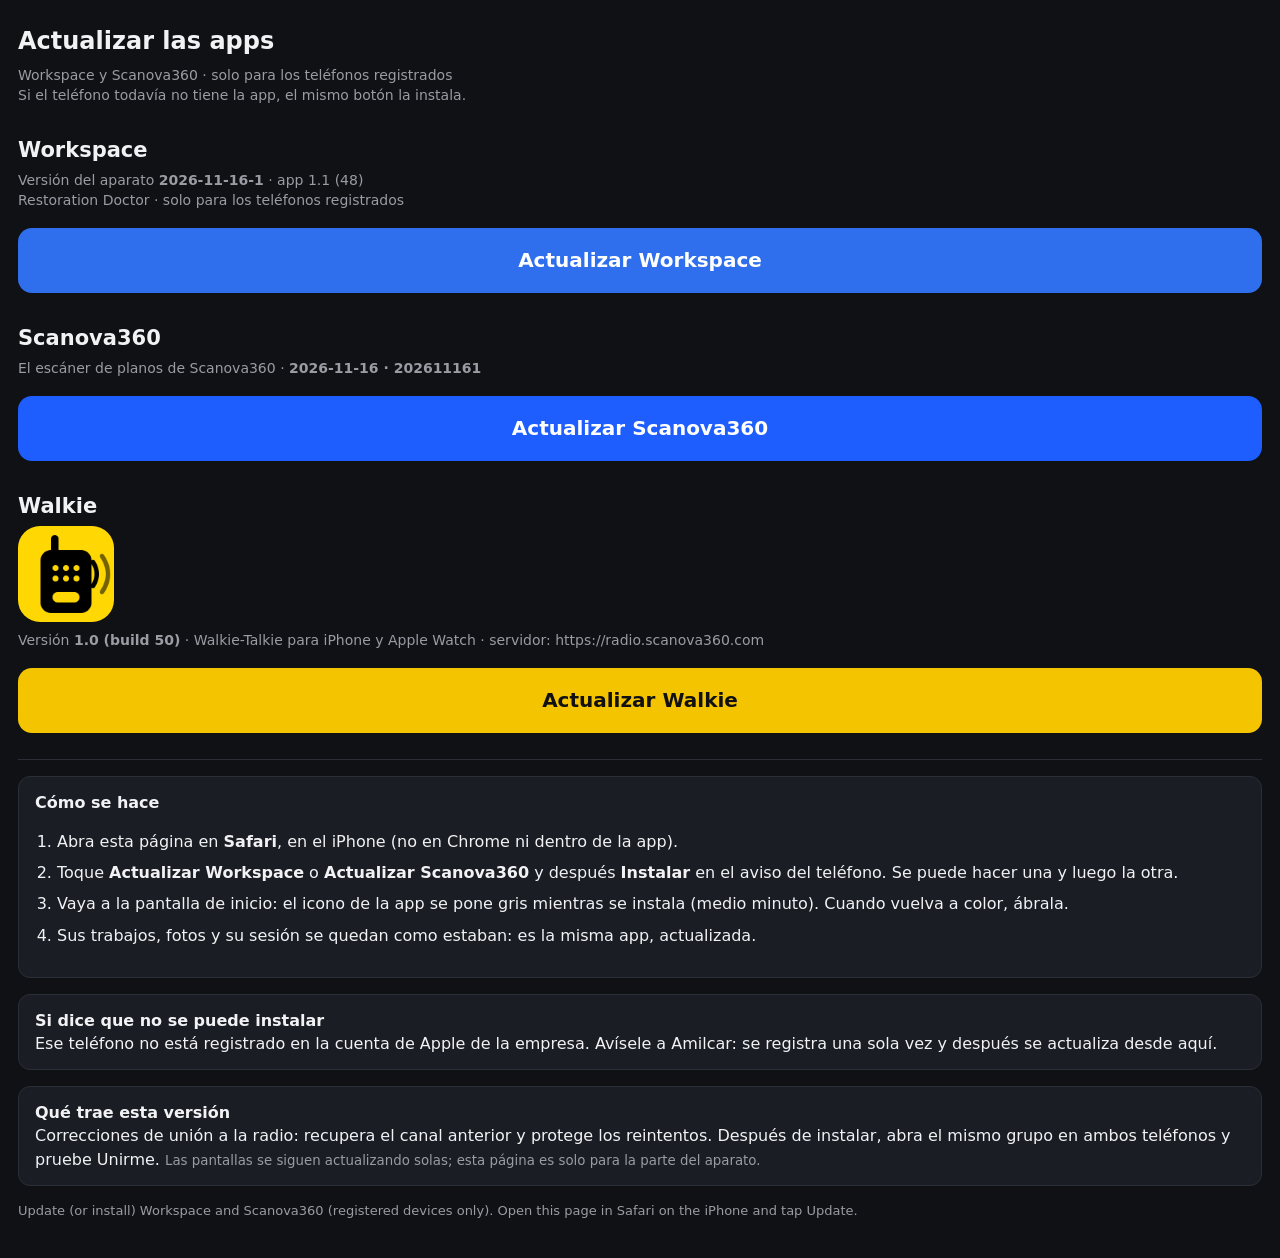
<file: app/index.html>
<!doctype html>
<html lang="es"><head><meta charset="utf-8"><meta name="viewport" content="width=device-width,initial-scale=1">
<title>Actualizar las apps</title>
<style>
 body{margin:0;font-family:-apple-system,system-ui,sans-serif;background:#0f1115;color:#f2f2f4;padding:24px 18px;line-height:1.45}
 h1{font-size:24px;margin:0 0 6px} .v{color:#9b9ba3;font-size:14px;margin-bottom:18px}
 a.btn{display:block;background:#2f6fed;color:#fff;text-decoration:none;text-align:center;font-weight:700;font-size:20px;padding:18px;border-radius:14px;margin:18px 0}
 ol{padding-left:22px} li{margin:8px 0} .card{background:#1a1d24;border:1px solid #2a2e37;border-radius:12px;padding:14px 16px;margin:16px 0}
 small{color:#9b9ba3} .en{color:#9b9ba3;font-size:13px}
 h2{font-size:21px;margin:30px 0 4px} a.btn.sc{background:#1e5eff} a.btn.wk{background:#f5c400;color:#111} hr{border:0;border-top:1px solid #2a2e37;margin:26px 0 0}
</style></head><body>
<h1>Actualizar las apps</h1>
<div class="v">Workspace y Scanova360 · solo para los teléfonos registrados<br>Si el teléfono todavía no tiene la app, el mismo botón la instala.</div>
<h2>Workspace</h2>
<div class="v">Versión del aparato <b id="nativo">2026-11-16-1</b> · app 1.1 (48)<br>Restoration Doctor · solo para los teléfonos registrados</div>
<a class="btn" href="itms-services://?action=download-manifest&amp;url=https%3A%2F%2Fdilsar32-ops.github.io%2Famg-reportes%2Fapp%2Fmanifest.plist%3Fv%3D48">Actualizar Workspace</a>
<h2>Scanova360</h2>
<div class="v">El escáner de planos de Scanova360 · <b id="nativo-scanova">2026-11-16 · 202611161</b></div>
<a class="btn sc" href="itms-services://?action=download-manifest&amp;url=https%3A%2F%2Fdilsar32-ops.github.io%2Famg-reportes%2Fapp%2Fscanova%2Fmanifest.plist">Actualizar Scanova360</a>
<h2>Walkie</h2>
<img src="walkie/icon-512.png" alt="Icono de Walkie" width="96" height="96" style="border-radius:22px;display:block;margin:4px 0 8px">
<div class="v">Versión <b>1.0 (build 50)</b> · Walkie-Talkie para iPhone y Apple Watch · servidor: https://radio.scanova360.com</div>
<a class="btn wk" href="itms-services://?action=download-manifest&amp;url=https%3A%2F%2Fdilsar32-ops.github.io%2Famg-reportes%2Fapp%2Fwalkie%2Fmanifest.plist">Actualizar Walkie</a>
<hr>
<div class="card"><b>Cómo se hace</b><ol>
<li>Abra esta página en <b>Safari</b>, en el iPhone (no en Chrome ni dentro de la app).</li>
<li>Toque <b>Actualizar Workspace</b> o <b>Actualizar Scanova360</b> y después <b>Instalar</b> en el aviso del teléfono. Se puede hacer una y luego la otra.</li>
<li>Vaya a la pantalla de inicio: el icono de la app se pone gris mientras se instala (medio minuto). Cuando vuelva a color, ábrala.</li>
<li>Sus trabajos, fotos y su sesión se quedan como estaban: es la misma app, actualizada.</li></ol></div>
<div class="card"><b>Si dice que no se puede instalar</b><br>Ese teléfono no está registrado en la cuenta de Apple de la empresa. Avísele a Amilcar: se registra una sola vez y después se actualiza desde aquí.</div>
<div class="card"><b>Qué trae esta versión</b><br>Correcciones de unión a la radio: recupera el canal anterior y protege los reintentos. Después de instalar, abra el mismo grupo en ambos teléfonos y pruebe Unirme. <small>Las pantallas se siguen actualizando solas; esta página es solo para la parte del aparato.</small></div>
<p class="en">Update (or install) Workspace and Scanova360 (registered devices only). Open this page in Safari on the iPhone and tap Update.</p>
</body></html>
</file>
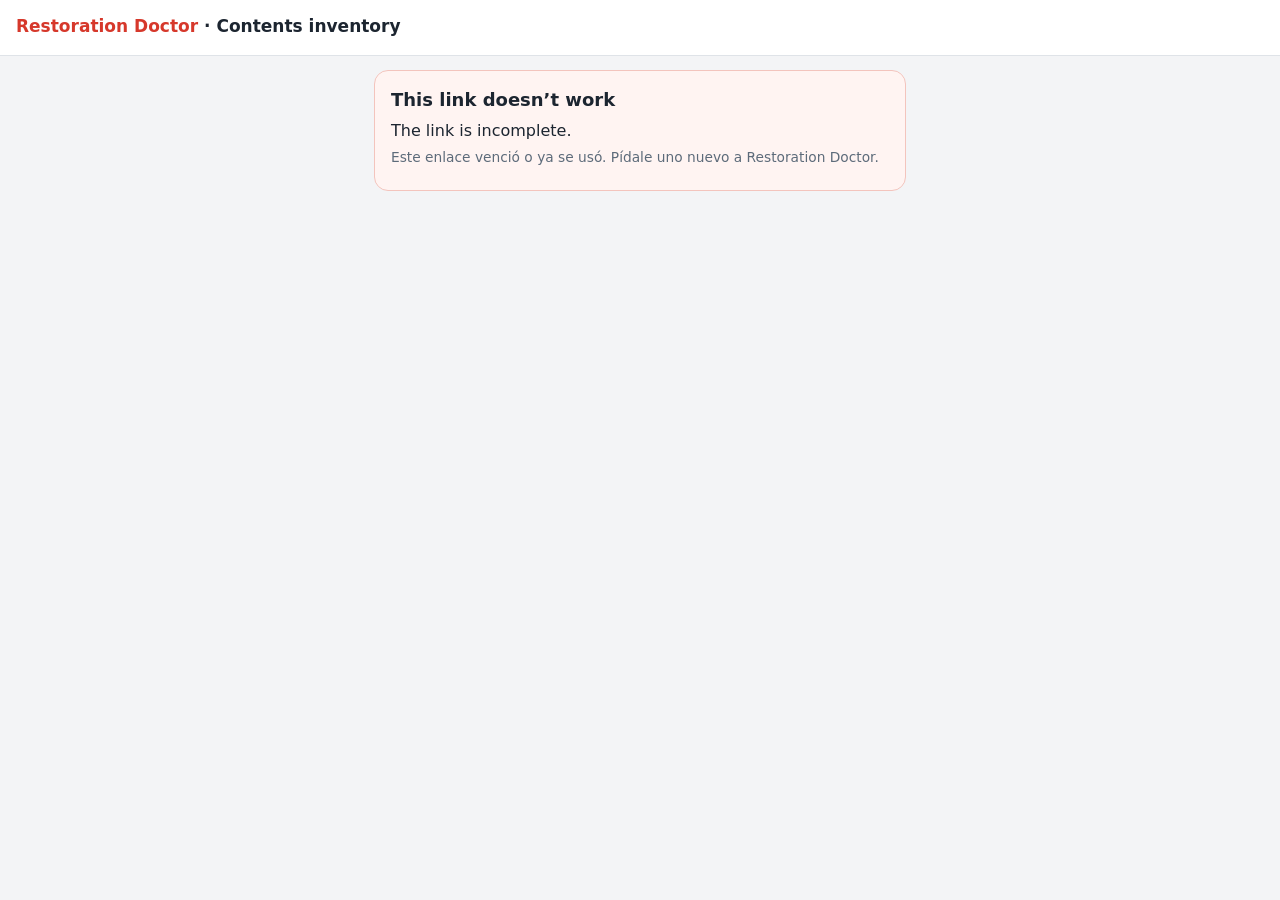
<file: firmar/index.html>
<!doctype html>
<html lang="en"><head><meta charset="utf-8"><meta name="viewport" content="width=device-width,initial-scale=1,maximum-scale=1">
<title>Contents inventory · sign</title>
<meta name="robots" content="noindex">
<style>
 :root{--ink:#1c2530;--soft:#5d6b7a;--line:#dfe3e8;--blue:#2f6fed;--paper:#fff;--bg:#f3f4f6;--ok:#1e8449;--warn:#b7791f;--bad:#c0392b}
 *{box-sizing:border-box} body{margin:0;background:var(--bg);color:var(--ink);font:16px/1.45 -apple-system,system-ui,"Segoe UI",sans-serif}
 .top{background:var(--paper);border-bottom:1px solid var(--line);padding:14px 16px}
 .top b{font-size:17px} .top .co{color:#d6382b;font-weight:800} .top small{display:block;color:var(--soft);font-size:13px;margin-top:2px}
 .es{color:var(--soft);font-size:.86em}
 main{max-width:560px;margin:0 auto;padding:14px 14px 40px}
 .card{background:var(--paper);border:1px solid var(--line);border-radius:14px;padding:16px;margin-bottom:12px}
 h2{font-size:18px;margin:0 0 6px} p{margin:6px 0}
 .foto{position:relative;background:#e9ecef;border-radius:12px;aspect-ratio:4/3;display:flex;align-items:center;justify-content:center;color:var(--soft);overflow:hidden}
 .foto img{width:100%;height:100%;object-fit:contain;display:block}
 .cnt{position:absolute;top:10px;left:10px;background:rgba(28,37,48,.85);color:#fff;font-weight:700;font-size:13px;padding:4px 9px;border-radius:999px}
 .nom{margin-top:10px;font-size:19px;font-weight:700} .nom span{font-weight:400;color:var(--soft);font-size:15px}
 .pills{display:flex;flex-wrap:wrap;gap:6px;margin-top:6px}
 .pill{display:inline-block;color:#fff;font-weight:700;font-size:12px;letter-spacing:.05em;padding:4px 9px;border-radius:999px}
 .nota{margin-top:6px;color:var(--soft);font-size:14px}
 .xs{display:flex;gap:8px;margin-top:8px;flex-wrap:wrap} .xs div{width:72px} .xs .foto{aspect-ratio:1} .xs small{display:block;text-align:center;color:var(--soft);font-size:11px;margin-top:2px}
 .nav{display:flex;gap:10px;margin-top:12px} .btn{flex:1;min-height:48px;border-radius:12px;border:1px solid var(--line);background:var(--paper);color:var(--ink);font:600 16px system-ui;cursor:pointer}
 .btn.p{background:var(--blue);color:#fff;border-color:var(--blue)} .btn:disabled{opacity:.4}
 .bar{height:6px;background:#e9ecef;border-radius:999px;margin-top:12px;overflow:hidden} .bar i{display:block;height:100%;background:var(--blue);width:0;transition:width .2s}
 .hint{color:var(--soft);font-size:13.5px}
 .aut{font-size:14.5px;line-height:1.5} .aut.es{font-size:13px;margin-top:8px}
 label{display:block;font-size:12.5px;letter-spacing:.05em;text-transform:uppercase;color:var(--soft);margin:12px 0 4px}
 input,select{width:100%;font:16px system-ui;padding:11px 12px;border:1px solid var(--line);border-radius:10px;background:#fff;color:var(--ink)}
 .sig{position:relative;margin-top:6px;border:1px dashed #9aa3ad;border-radius:12px;background:#fff;height:170px;touch-action:none}
 .sig canvas{width:100%;height:100%;display:block;border-radius:12px} .sig .ln{position:absolute;left:16px;right:16px;bottom:34px;border-bottom:1px solid #c8ced6;pointer-events:none}
 .sig .x{position:absolute;right:8px;top:8px;background:#fff;border:1px solid var(--line);border-radius:999px;padding:4px 10px;font-size:13px}
 .done{text-align:center;padding:28px 10px} .done .ok{width:70px;height:70px;border-radius:50%;background:rgba(30,132,73,.12);color:var(--ok);font-size:38px;line-height:70px;margin:0 auto 10px}
 .err{background:#fff4f2;border-color:#f3c4bd}
 /* (27-oct-2026) de 4 en 4: cuadrícula de 2 x 2; tocar una foto la abre en grande */
 .rej{display:grid;grid-template-columns:1fr 1fr;gap:10px}
 .it{border:1px solid var(--line);border-radius:12px;padding:6px;background:#fff;min-width:0}
 .it .foto{aspect-ratio:1;border-radius:9px;cursor:zoom-in}
 .it .foto img{object-fit:cover}
 .it .nom{margin-top:6px;font-size:14.5px;line-height:1.25;overflow-wrap:anywhere} .it .nom span{font-size:12.5px}
 .it .pills{gap:4px;margin-top:4px} .it .pill{font-size:10px;padding:3px 7px}
 .it .nota{font-size:12.5px;margin-top:4px}
 .it .xs{gap:5px;margin-top:5px} .it .xs div{width:42px} .it .xs small{font-size:9.5px}
 .pag{font-weight:700;font-size:15px;margin-bottom:10px} .pag span{font-weight:400;color:var(--soft);font-size:13px}
 .grande{position:fixed;inset:0;background:rgba(10,14,20,.94);z-index:9;display:flex;flex-direction:column;align-items:center;justify-content:center;padding:16px}
 .grande img{max-width:100%;max-height:78vh;object-fit:contain;border-radius:8px}
 .grande p{color:#fff;margin:12px 0 0;text-align:center;font-weight:600} .grande button{margin-top:14px;min-height:44px;padding:0 22px;border-radius:12px;border:0;font:600 16px system-ui}
 .leg{font-size:12px;color:var(--soft);margin-top:10px}
 .aviso{background:#fff8e6;border:1px solid #f0d58a;border-radius:10px;padding:10px 12px;font-size:14px;margin-bottom:10px}
 .pill.nuevo{background:#2f6fed}
 [hidden]{display:none !important}
</style></head><body>
<div class="top"><b><span class="co">Restoration Doctor</span> · Contents inventory</b><small id="sub">Loading…</small></div>
<main>
 <section class="card" id="intro"><h2>Please review every photo <span class="es">/ Revise todas las fotos</span></h2>
  <p class="hint">You will see 4 items at a time. Tap a photo to see it larger. At the end you will read the authorization and sign. <span class="es">Verá 4 objetos a la vez; toque una foto para verla en grande. Al final lee la autorización y firma.</span></p></section>
 <section class="card" id="ver" hidden>
  <p class="aviso" id="avisoNuevo" hidden>The list was updated. Please review the items marked NEW. <span class="es">/ La lista cambió: revise los objetos marcados NUEVO.</span></p>
  <div class="pag" id="cnt"></div>
  <div class="rej" id="rej"></div>
  <div class="bar"><i id="barra"></i></div>
  <div class="nav"><button class="btn" id="atras">◀ Back <span class="es">/ Atrás</span></button><button class="btn p" id="sig">Next ▶ <span class="es">/ Siguiente</span></button></div>
 </section>
 <div class="grande" id="grande" hidden><img id="gImg" alt=""><p id="gTxt"></p><button type="button" id="gCerrar">Close / Cerrar</button></div>
 <section class="card" id="firma" hidden>
  <h2>Authorization <span class="es">/ Autorización</span></h2>
  <p class="aviso" id="avisoAct" hidden>The crew is updating this list. This page refreshes by itself. <span class="es">/ La cuadrilla está actualizando la lista; la página se refresca sola.</span></p>
  <div class="aut" id="txtEn"></div><div class="aut es" id="txtEs"></div>
  <label>Your name <span>/ Su nombre</span></label><input id="nombre" autocomplete="name">
  <label>Relationship <span>/ Relación</span></label><select id="rel"><option value="Owner / Propietario/a">Owner / Propietario/a</option><option value="Tenant / Inquilino/a">Tenant / Inquilino/a</option><option value="Representative / Representante">Representative / Representante</option><option value="Other / Otro">Other / Otro</option></select>
  <label>Sign with your finger <span>/ Firme con el dedo</span></label>
  <div class="sig"><canvas id="pad"></canvas><div class="ln"></div><button class="x" id="borrar" type="button">Clear</button></div>
  <div class="nav"><button class="btn" id="volver">◀ Photos</button><button class="btn p" id="aceptar" disabled>Accept &amp; sign <span class="es">/ Firmar</span></button></div>
  <p class="leg" id="leyenda"></p>
 </section>
 <section class="card done" id="listo" hidden><div class="ok">✓</div><h2>Signed. Thank you.</h2><p>Restoration Doctor now has your signed inventory with your signature and the time of signing.<br><span class="es">Restoration Doctor ya tiene su inventario firmado. Puede cerrar esta página.</span></p><p class="hint" id="listoDet"></p></section>
 <section class="card err" id="error" hidden><h2>This link doesn’t work</h2><p id="errTxt"></p><p class="es">Este enlace venció o ya se usó. Pídale uno nuevo a Restoration Doctor.</p></section>
</main>
<script>
(function(){
  const $ = s => document.querySelector(s), esc = x => String(x == null ? '' : x).replace(/[&<>"']/g, c => ({'&':'&amp;','<':'&lt;','>':'&gt;','"':'&quot;',"'":'&#39;'}[c]));
  const FN = 'https://ogrvdsawqpiqkkevaewb.supabase.co/functions/v1/firma-remota';
  const q = new URLSearchParams(location.search), token = q.get('t') || '', demo = q.get('demo') === '1';
  let D = null, i = 0, visto = 0, inicio = new Date().toISOString();
  // (23-nov-2026) Un solo enlace por inventario: si la cuadrilla agrega o cambia algo, ESTE enlace trae la lista nueva.
  // 'revisados' = las marcas (v) de los objetos que el cliente ya vio; lo que llega nuevo se le enseña antes de firmar.
  const revisados = new Set(); let nuevos = new Set(), relojAct = null;
  const COLOR = { agua:'#1f6fb5', seco:'#9a7a1f', moho:'#5b7d2a', fuego:'#b3401f', estructural:'#7a6a58', danado:'#c2520a', limpiado:'#1e8449', empacado:'#5b4bc4', devuelto:'#2e5f8a', tirado:'#c0392b', pendiente:'#b7791f' };
  function demoDatos(){
    const o = (n, en, es, marcas, nota) => ({ n, nombre_en: en, nombre: es, marcas, nota_en: nota || '', url: q.get('demofotos') ? 'demo/' + n + '.jpg' : '', extras: [] });
    return { empresa: 'Restoration Doctor', cliente: 'John Smith', direccion: '12 Oak Ln, Vienna VA', fecha: '2026-10-11', vence: '2026-10-18',
      objetos: [o(1, 'sofa', 'Sofá', [['Water damage','agua'],['Cleaned','limpiado'],['Packed','empacado']], 'wet'), o(2, 'rug', 'Alfombra', [['Water damage','agua'],['Already damaged','danado'],['Discarded','tirado']]), o(3, 'chair', 'Silla', [['Water damage','agua'],['Pending','pendiente']]), o(4, 'books', 'Libros', [['Dry','seco'],['Packed','empacado']]), o(5, 'curtain', 'Cortina', [['Mold','moho'],['Pending','pendiente']]), o(6, 'lamp', 'Lámpara', [['Fire damage','fuego'],['Discarded','tirado']])],
      texto: { en: 'I, {nombre}, confirm that I reviewed on my own device, one by one, the 6 photographs of the 6 items listed in this document, sent to me by Restoration Doctor through a link, numbered 1 through 6, and that I reviewed the status marked on each one. An item may carry more than one mark; each mark is counted separately. I authorize Restoration Doctor to dispose of (discard) the 2 items marked DISCARDED, and I understand they cannot be recovered. I confirm that the 0 items marked RETURNED were handed back to me. The 1 items marked CLEANED were treated by Restoration Doctor. The 2 items marked PACKED were packed by Restoration Doctor for storage or transport. The 1 items marked ALREADY DAMAGED already had that damage before Restoration Doctor handled them, as seen in their photographs. The 3 items in the WATER DAMAGE folder showed damage caused by water. The 1 items in the DRY CONTENTS folder were not wet. The 1 items in the MOLD CONTENTS folder showed mold or microbial growth. The 1 items in the FIRE DAMAGE folder showed fire, smoke or soot damage. The 2 items marked PENDING remain undecided in this document. Item names are for reference only; the photograph is what identifies each item.',
               es: 'Yo, {nombre}, confirmo que revisé en mi propio teléfono, una por una, las 6 fotografías de los 6 objetos de este documento, enviadas por Restoration Doctor mediante un enlace, numerados del 1 al 6, y que revisé el estado marcado en cada uno. Autorizo a Restoration Doctor a desechar (tirar) los 2 objetos marcados como TIRADO, y entiendo que no se podrán recuperar. (…el mismo texto en español que verá en el documento…)',
               leyenda_en: 'Item names were suggested automatically from each photograph and reviewed by the crew where indicated; they are not a verification. The photograph is the evidence.' } };
  }
  function pintarSub(){ $('#sub').textContent = D.cliente + ' · ' + D.direccion + ' · ' + D.fecha + ' · ' + D.objetos.length + ' items'; }
  const POR = 4;   // (27-oct-2026) objetos por pantalla
  const nombreHtml = o => '#' + o.n + ' ' + esc(o.nombre_en || o.nombre) + (o.nombre && o.nombre_en && o.nombre.toLowerCase() !== o.nombre_en.toLowerCase() ? ' <span>/ ' + esc(o.nombre) + '</span>' : '');
  function pintarFoto(){
    const total = D.objetos.length, hasta = Math.min(i + POR, total);
    $('#cnt').innerHTML = 'Items ' + (i + 1) + (hasta > i + 1 ? '–' + hasta : '') + ' of ' + total + ' <span>/ Objetos ' + (i + 1) + (hasta > i + 1 ? '–' + hasta : '') + ' de ' + total + '</span>';
    $('#rej').innerHTML = D.objetos.slice(i, hasta).map((o, k) => '<div class="it">'
      + '<div class="foto" data-g="' + (i + k) + '">' + (o.url ? '<img src="' + esc(o.url) + '" alt="" loading="eager">' : '<span>photo #' + o.n + '</span>') + '</div>'
      + '<div class="nom">' + nombreHtml(o) + '</div>'
      + '<div class="pills">' + (nuevos.has(o.v) ? '<span class="pill nuevo">NEW / NUEVO</span>' : '') + o.marcas.map(m => '<span class="pill" style="background:' + (COLOR[m[1]] || '#555') + '">' + esc(m[0]).toUpperCase() + '</span>').join('') + '</div>'
      + (o.nota_en ? '<div class="nota">Note: ' + esc(o.nota_en) + '</div>' : '')
      + ((o.extras || []).length ? '<div class="xs">' + o.extras.map((x, z) => '<div><div class="foto" data-g="' + (i + k) + '" data-x="' + z + '">' + (x.url ? '<img src="' + esc(x.url) + '" alt="">' : '') + '</div><small>' + esc(x.rol_en || 'detail') + '</small></div>').join('') + '</div>' : '')
      + '</div>').join('');
    // las 4 que siguen ya se van cargando
    D.objetos.slice(hasta, hasta + POR).forEach(o => { if(o.url){ const im = new Image(); im.src = o.url; } });
    D.objetos.slice(i, hasta).forEach(o => { if(o.v) revisados.add(o.v); });
    visto = Math.max(visto, hasta); $('#barra').style.width = Math.round(100 * visto / total) + '%';
    $('#atras').disabled = i === 0;
    const ult = hasta >= total; $('#sig').innerHTML = ult ? 'Continue to sign ▶ <span class="es">/ Firmar</span>' : 'Next ▶ <span class="es">/ Siguiente</span>';
  }
  $('#rej').addEventListener('click', e => {
    const f = e.target.closest('[data-g]'); if(!f) return;
    const o = D.objetos[+f.dataset.g], x = f.dataset.x != null ? (o.extras || [])[+f.dataset.x] : null, url = x ? x.url : o.url; if(!url) return;
    $('#gImg').src = url; $('#gTxt').innerHTML = nombreHtml(o) + (x ? ' · ' + esc(x.rol_en || 'detail') : ''); $('#grande').hidden = false;
  });
  $('#gCerrar').addEventListener('click', () => { $('#grande').hidden = true; $('#gImg').removeAttribute('src'); });
  $('#grande').addEventListener('click', e => { if(e.target.id === 'grande'){ $('#grande').hidden = true; $('#gImg').removeAttribute('src'); } });
  function pintarFirma(){
    const n = $('#nombre').value.trim() || D.cliente || '____________';
    $('#txtEn').innerHTML = esc(D.texto.en.replace('{nombre}', n)).replace(esc(n), '<b>' + esc(n) + '</b>');
    $('#txtEs').textContent = D.texto.es.replace('{nombre}', n); $('#leyenda').textContent = D.texto.leyenda_en || '';
  }
  // el trazo: vectores + PNG, como en la app
  const pad = $('#pad'); let ctx, trazos = [], actual = null, base = null;
  function medir(){ const r = pad.getBoundingClientRect(), dpr = window.devicePixelRatio || 1; pad.width = Math.round(r.width * dpr); pad.height = Math.round(r.height * dpr); base = { w: r.width, h: r.height }; ctx = pad.getContext('2d'); ctx.scale(dpr, dpr); redibujar(); }
  function redibujar(){ ctx.clearRect(0, 0, base.w, base.h); ctx.lineWidth = 2.2; ctx.lineCap = 'round'; ctx.lineJoin = 'round'; ctx.strokeStyle = '#1c2530'; trazos.forEach(t => { ctx.beginPath(); t.forEach((p, k) => k ? ctx.lineTo(p.x, p.y) : ctx.moveTo(p.x, p.y)); ctx.stroke(); }); }
  function punto(e){ const r = pad.getBoundingClientRect(); return { x: e.clientX - r.left, y: e.clientY - r.top }; }
  pad.addEventListener('pointerdown', e => { e.preventDefault(); pad.setPointerCapture(e.pointerId); actual = [punto(e)]; trazos.push(actual); redibujar(); });
  pad.addEventListener('pointermove', e => { if(!actual) return; actual.push(punto(e)); redibujar(); });
  const fin = () => { actual = null; habilitar(); }; pad.addEventListener('pointerup', fin); pad.addEventListener('pointercancel', fin);
  $('#borrar').addEventListener('click', () => { trazos = []; redibujar(); habilitar(); });
  function habilitar(){ $('#aceptar').disabled = !(D && !D.actualizando && trazos.some(t => t.length > 1) && $('#nombre').value.trim()); }
  // La lista se vuelve a pedir (mismo enlace). Lo que el cliente no ha visto sale marcado NUEVO y se le lleva ahí.
  async function recargar(){
    let j = null;
    try{ const r = await fetch(FN + '?t=' + encodeURIComponent(token)); j = await r.json().catch(() => null); if(!r.ok || !j || !j.ok) throw new Error((j && j.error) || ('HTTP ' + r.status)); }
    catch(e){ if(j && j.error){ mostrarError(e.message); } return; }
    D = j; pintarSub(); pintarAct();
    nuevos = new Set(D.objetos.filter(o => o.v && !revisados.has(o.v)).map(o => o.v));
    const primero = D.objetos.findIndex(o => nuevos.has(o.v));
    if(primero >= 0){ i = Math.floor(primero / POR) * POR; visto = i; $('#avisoNuevo').hidden = false; $('#firma').hidden = true; $('#ver').hidden = false; pintarFoto(); window.scrollTo(0, 0); }
    else if(!$('#firma').hidden){ visto = D.objetos.length; pintarFirma(); }
    habilitar();
  }
  function pintarAct(){
    $('#avisoAct').hidden = !D.actualizando;
    if(D.actualizando && !relojAct) relojAct = setInterval(recargar, 15000);
    if(!D.actualizando && relojAct){ clearInterval(relojAct); relojAct = null; }
  }
  $('#nombre').addEventListener('input', () => { pintarFirma(); habilitar(); });
  $('#sig').addEventListener('click', () => { if(i + POR < D.objetos.length){ i += POR; pintarFoto(); window.scrollTo(0, 0); } else { $('#ver').hidden = true; $('#firma').hidden = false; pintarFirma(); setTimeout(medir, 50); window.scrollTo(0, 0); } });
  $('#atras').addEventListener('click', () => { if(i > 0){ i = Math.max(0, i - POR); pintarFoto(); window.scrollTo(0, 0); } });
  $('#volver').addEventListener('click', () => { $('#firma').hidden = true; $('#ver').hidden = false; });
  $('#aceptar').addEventListener('click', async () => {
    const b = $('#aceptar'); b.disabled = true; b.textContent = 'Saving…';
    const cuerpo = { accion: 'firmar', t: token, version: D.version || '', firmante: $('#nombre').value.trim(), relacion: $('#rel').value, png: pad.toDataURL('image/png'), trazos, base, revision: { inicio_at: inicio, fin_at: new Date().toISOString(), mostradas: visto, total: D.objetos.length }, ua: navigator.userAgent };
    if(demo){ mostrarListo({ firmado_at: new Date().toISOString(), huella: 'demo' }); return; }
    try{ const r = await fetch(FN, { method: 'POST', headers: { 'content-type': 'application/json' }, body: JSON.stringify(cuerpo) }); const j = await r.json().catch(() => null);
      if(r.status === 409 && j && (j.cambio || j.actualizando)){ b.innerHTML = 'Accept &amp; sign <span class="es">/ Firmar</span>'; await recargar(); return; }
      if(!r.ok || !j || !j.ok) throw new Error((j && j.error) || ('HTTP ' + r.status)); mostrarListo(j); }
    catch(e){ b.disabled = false; b.innerHTML = 'Accept &amp; sign <span class="es">/ Firmar</span>'; alert('Could not save the signature: ' + e.message + '\nPlease try again or ask Restoration Doctor for a new link.'); }
  });
  function mostrarListo(j){ $('#firma').hidden = true; $('#listo').hidden = false; $('#listoDet').textContent = 'Signed on ' + new Date(j.firmado_at).toLocaleString('en-US', { timeZone: 'America/New_York' }) + (j.huella && j.huella !== 'demo' ? ' · record fingerprint ' + String(j.huella).slice(0, 12) + '…' : ''); window.scrollTo(0, 0); }
  function mostrarError(m){ $('#intro').hidden = true; $('#ver').hidden = true; $('#firma').hidden = true; $('#error').hidden = false; $('#errTxt').textContent = m || ''; $('#sub').textContent = ''; }
  async function cargar(){
    if(demo){ D = demoDatos(); } else {
      if(!token){ mostrarError('The link is incomplete.'); return; }
      try{ const r = await fetch(FN + '?t=' + encodeURIComponent(token)); const j = await r.json().catch(() => null); if(!r.ok || !j || !j.ok) throw new Error((j && j.error) || ('HTTP ' + r.status)); D = j; }
      catch(e){ mostrarError(e.message); return; }
    }
    pintarSub(); pintarAct(); $('#nombre').value = D.cliente || ''; $('#ver').hidden = false; pintarFoto();
    if(q.get('paso') === 'firma'){ $('#ver').hidden = true; $('#firma').hidden = false; visto = D.objetos.length; pintarFirma(); setTimeout(medir, 50); }
    if(q.get('paso') === 'listo'){ $('#ver').hidden = true; mostrarListo({ firmado_at: new Date().toISOString(), huella: 'demo' }); }
  }
  window.addEventListener('resize', () => { if(!$('#firma').hidden) medir(); });
  cargar();
})();
</script>
</body></html>
</file>
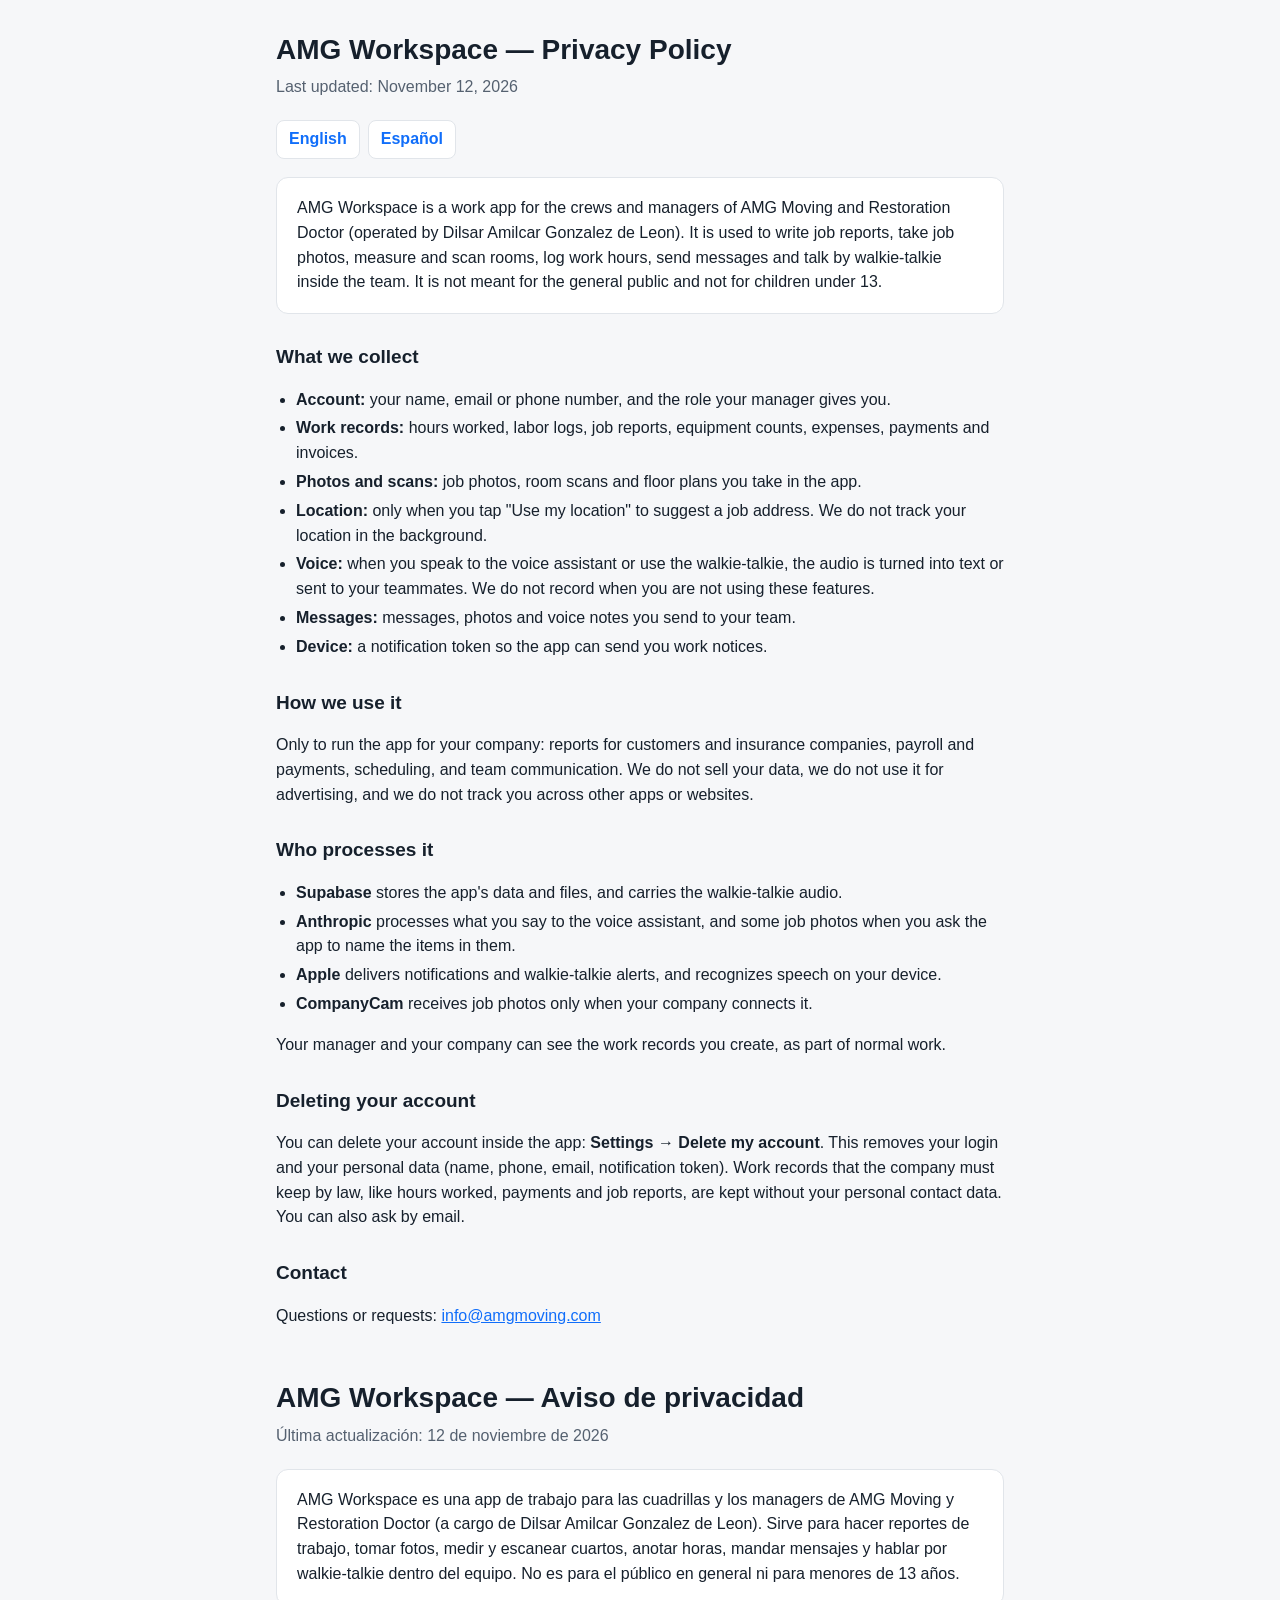
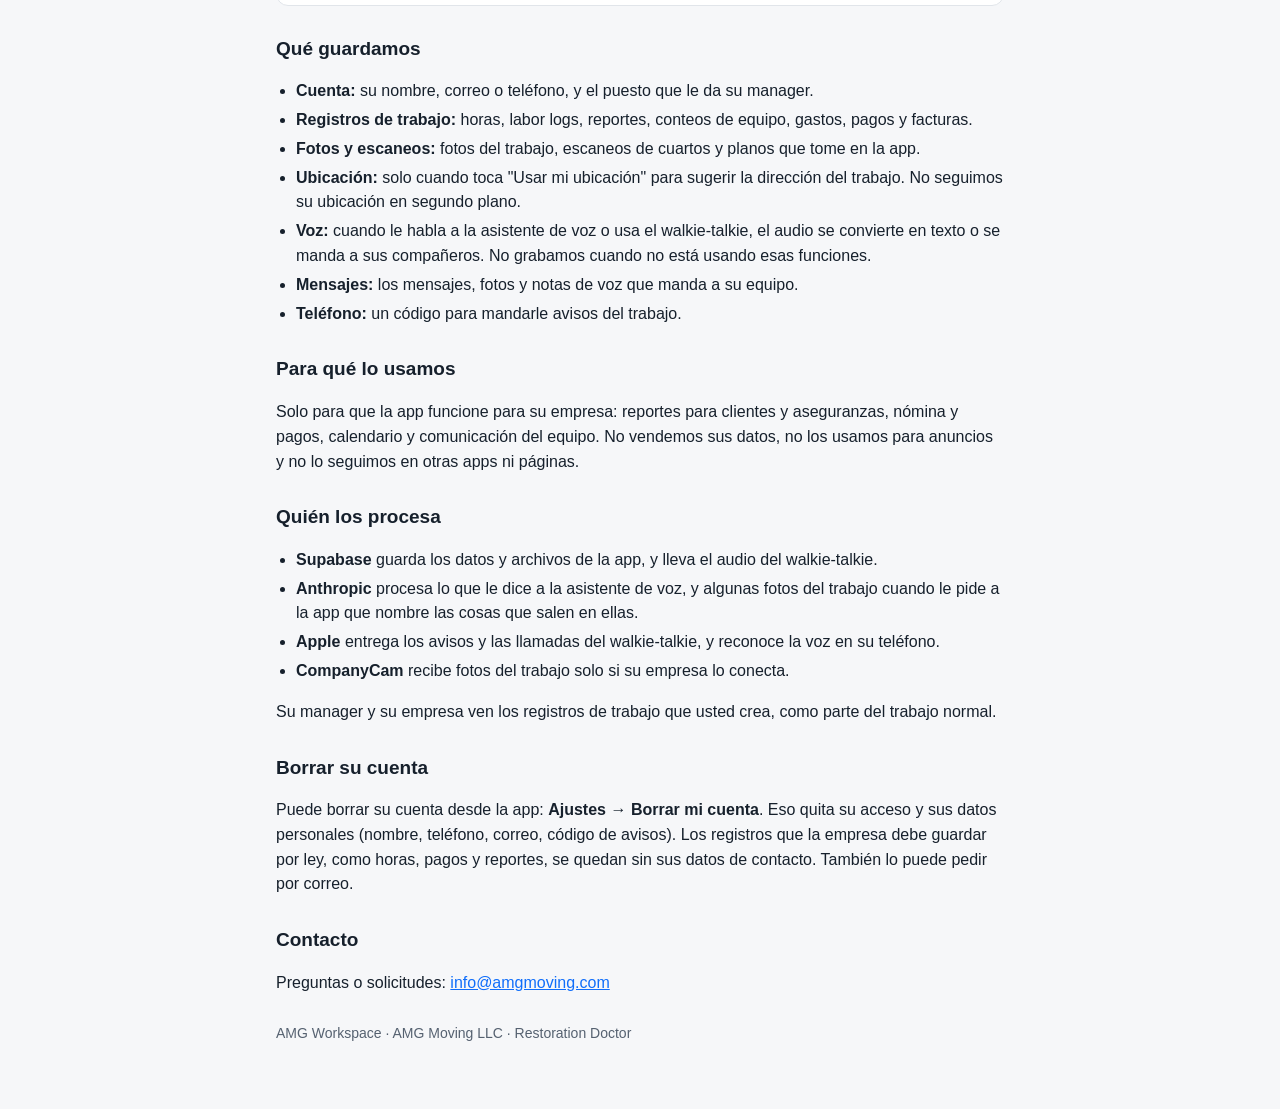
<file: privacidad/index.html>
<!doctype html><html lang="en"><head><meta charset="utf-8"><meta name="viewport" content="width=device-width,initial-scale=1">
<title>AMG Workspace Privacy</title><meta name="description" content="Privacy policy of the AMG Workspace app."><style>
:root{--bg:#f6f7f9;--card:#fff;--ink:#16202c;--soft:#556170;--line:#e1e5ea;--blue:#106efa}
@media (prefers-color-scheme:dark){:root{--bg:#0f1318;--card:#171d24;--ink:#e8edf2;--soft:#9aa6b2;--line:#28313b;--blue:#4d94ff}}
*{box-sizing:border-box}body{margin:0;background:var(--bg);color:var(--ink);font:16px/1.55 -apple-system,BlinkMacSystemFont,"Segoe UI",Roboto,sans-serif}
main{max-width:760px;margin:0 auto;padding:28px 16px 64px}
h1{font-size:28px;margin:0 0 4px}h2{font-size:19px;margin:28px 0 8px}
.sub{color:var(--soft);margin:0 0 20px}.card{background:var(--card);border:1px solid var(--line);border-radius:12px;padding:18px 20px;margin:14px 0}
.lang{display:flex;gap:8px;margin:0 0 18px}.lang a{color:var(--blue);text-decoration:none;font-weight:600;border:1px solid var(--line);border-radius:8px;padding:6px 12px;background:var(--card)}
.card>:first-child{margin-top:0}.card>:last-child{margin-bottom:0}ul{padding-left:20px}li{margin:4px 0}a{color:var(--blue)}footer{color:var(--soft);font-size:14px;margin-top:28px}
</style></head><body><main>
<h1 id="en">AMG Workspace — Privacy Policy</h1>
<p class="sub">Last updated: November 12, 2026</p>
<div class="lang"><a href="#en">English</a><a href="#es">Español</a></div>
<div class="card">
<p>AMG Workspace is a work app for the crews and managers of AMG Moving and Restoration Doctor (operated by Dilsar Amilcar Gonzalez de Leon). It is used to write job reports, take job photos, measure and scan rooms, log work hours, send messages and talk by walkie-talkie inside the team. It is not meant for the general public and not for children under 13.</p>
</div>
<h2>What we collect</h2>
<ul>
<li><b>Account:</b> your name, email or phone number, and the role your manager gives you.</li>
<li><b>Work records:</b> hours worked, labor logs, job reports, equipment counts, expenses, payments and invoices.</li>
<li><b>Photos and scans:</b> job photos, room scans and floor plans you take in the app.</li>
<li><b>Location:</b> only when you tap "Use my location" to suggest a job address. We do not track your location in the background.</li>
<li><b>Voice:</b> when you speak to the voice assistant or use the walkie-talkie, the audio is turned into text or sent to your teammates. We do not record when you are not using these features.</li>
<li><b>Messages:</b> messages, photos and voice notes you send to your team.</li>
<li><b>Device:</b> a notification token so the app can send you work notices.</li>
</ul>
<h2>How we use it</h2>
<p>Only to run the app for your company: reports for customers and insurance companies, payroll and payments, scheduling, and team communication. We do not sell your data, we do not use it for advertising, and we do not track you across other apps or websites.</p>
<h2>Who processes it</h2>
<ul>
<li><b>Supabase</b> stores the app's data and files, and carries the walkie-talkie audio.</li>
<li><b>Anthropic</b> processes what you say to the voice assistant, and some job photos when you ask the app to name the items in them.</li>
<li><b>Apple</b> delivers notifications and walkie-talkie alerts, and recognizes speech on your device.</li>
<li><b>CompanyCam</b> receives job photos only when your company connects it.</li>
</ul>
<p>Your manager and your company can see the work records you create, as part of normal work.</p>
<h2>Deleting your account</h2>
<p>You can delete your account inside the app: <b>Settings → Delete my account</b>. This removes your login and your personal data (name, phone, email, notification token). Work records that the company must keep by law, like hours worked, payments and job reports, are kept without your personal contact data. You can also ask by email.</p>
<h2>Contact</h2>
<p>Questions or requests: <a href="mailto:info@amgmoving.com">info@amgmoving.com</a></p>

<h1 id="es" style="margin-top:48px">AMG Workspace — Aviso de privacidad</h1>
<p class="sub">Última actualización: 12 de noviembre de 2026</p>
<div class="card">
<p>AMG Workspace es una app de trabajo para las cuadrillas y los managers de AMG Moving y Restoration Doctor (a cargo de Dilsar Amilcar Gonzalez de Leon). Sirve para hacer reportes de trabajo, tomar fotos, medir y escanear cuartos, anotar horas, mandar mensajes y hablar por walkie-talkie dentro del equipo. No es para el público en general ni para menores de 13 años.</p>
</div>
<h2>Qué guardamos</h2>
<ul>
<li><b>Cuenta:</b> su nombre, correo o teléfono, y el puesto que le da su manager.</li>
<li><b>Registros de trabajo:</b> horas, labor logs, reportes, conteos de equipo, gastos, pagos y facturas.</li>
<li><b>Fotos y escaneos:</b> fotos del trabajo, escaneos de cuartos y planos que tome en la app.</li>
<li><b>Ubicación:</b> solo cuando toca "Usar mi ubicación" para sugerir la dirección del trabajo. No seguimos su ubicación en segundo plano.</li>
<li><b>Voz:</b> cuando le habla a la asistente de voz o usa el walkie-talkie, el audio se convierte en texto o se manda a sus compañeros. No grabamos cuando no está usando esas funciones.</li>
<li><b>Mensajes:</b> los mensajes, fotos y notas de voz que manda a su equipo.</li>
<li><b>Teléfono:</b> un código para mandarle avisos del trabajo.</li>
</ul>
<h2>Para qué lo usamos</h2>
<p>Solo para que la app funcione para su empresa: reportes para clientes y aseguranzas, nómina y pagos, calendario y comunicación del equipo. No vendemos sus datos, no los usamos para anuncios y no lo seguimos en otras apps ni páginas.</p>
<h2>Quién los procesa</h2>
<ul>
<li><b>Supabase</b> guarda los datos y archivos de la app, y lleva el audio del walkie-talkie.</li>
<li><b>Anthropic</b> procesa lo que le dice a la asistente de voz, y algunas fotos del trabajo cuando le pide a la app que nombre las cosas que salen en ellas.</li>
<li><b>Apple</b> entrega los avisos y las llamadas del walkie-talkie, y reconoce la voz en su teléfono.</li>
<li><b>CompanyCam</b> recibe fotos del trabajo solo si su empresa lo conecta.</li>
</ul>
<p>Su manager y su empresa ven los registros de trabajo que usted crea, como parte del trabajo normal.</p>
<h2>Borrar su cuenta</h2>
<p>Puede borrar su cuenta desde la app: <b>Ajustes → Borrar mi cuenta</b>. Eso quita su acceso y sus datos personales (nombre, teléfono, correo, código de avisos). Los registros que la empresa debe guardar por ley, como horas, pagos y reportes, se quedan sin sus datos de contacto. También lo puede pedir por correo.</p>
<h2>Contacto</h2>
<p>Preguntas o solicitudes: <a href="mailto:info@amgmoving.com">info@amgmoving.com</a></p>
<footer>AMG Workspace · AMG Moving LLC · Restoration Doctor</footer>
</main></body></html>
</file>
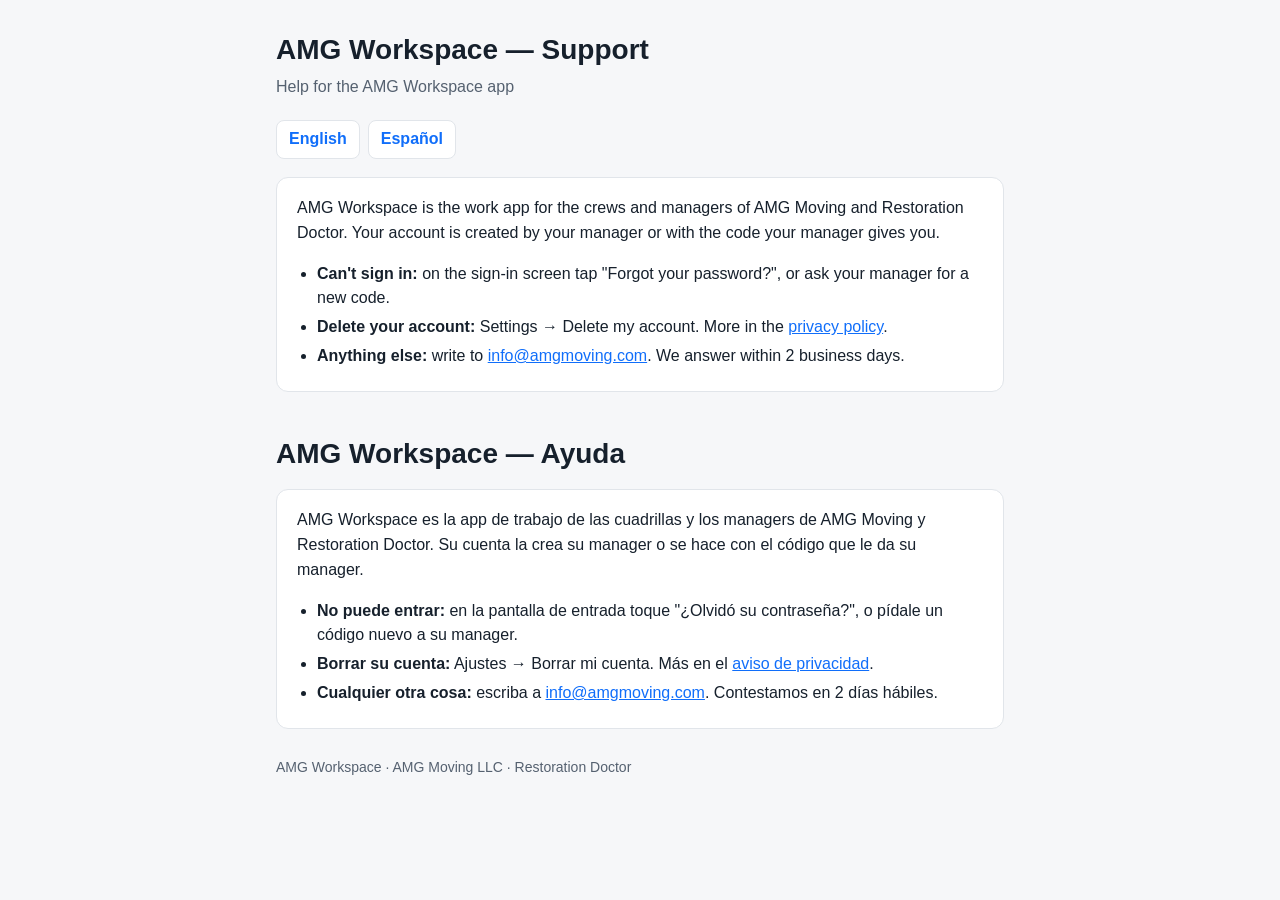
<file: soporte/index.html>
<!doctype html><html lang="en"><head><meta charset="utf-8"><meta name="viewport" content="width=device-width,initial-scale=1">
<title>AMG Workspace Support</title><meta name="description" content="Help and contact for the AMG Workspace app."><style>
:root{--bg:#f6f7f9;--card:#fff;--ink:#16202c;--soft:#556170;--line:#e1e5ea;--blue:#106efa}
@media (prefers-color-scheme:dark){:root{--bg:#0f1318;--card:#171d24;--ink:#e8edf2;--soft:#9aa6b2;--line:#28313b;--blue:#4d94ff}}
*{box-sizing:border-box}body{margin:0;background:var(--bg);color:var(--ink);font:16px/1.55 -apple-system,BlinkMacSystemFont,"Segoe UI",Roboto,sans-serif}
main{max-width:760px;margin:0 auto;padding:28px 16px 64px}
h1{font-size:28px;margin:0 0 4px}h2{font-size:19px;margin:28px 0 8px}
.sub{color:var(--soft);margin:0 0 20px}.card{background:var(--card);border:1px solid var(--line);border-radius:12px;padding:18px 20px;margin:14px 0}
.lang{display:flex;gap:8px;margin:0 0 18px}.lang a{color:var(--blue);text-decoration:none;font-weight:600;border:1px solid var(--line);border-radius:8px;padding:6px 12px;background:var(--card)}
.card>:first-child{margin-top:0}.card>:last-child{margin-bottom:0}ul{padding-left:20px}li{margin:4px 0}a{color:var(--blue)}footer{color:var(--soft);font-size:14px;margin-top:28px}
</style></head><body><main>
<h1 id="en">AMG Workspace — Support</h1>
<p class="sub">Help for the AMG Workspace app</p>
<div class="lang"><a href="#en">English</a><a href="#es">Español</a></div>
<div class="card">
<p>AMG Workspace is the work app for the crews and managers of AMG Moving and Restoration Doctor. Your account is created by your manager or with the code your manager gives you.</p>
<ul>
<li><b>Can't sign in:</b> on the sign-in screen tap "Forgot your password?", or ask your manager for a new code.</li>
<li><b>Delete your account:</b> Settings → Delete my account. More in the <a href="../privacidad/">privacy policy</a>.</li>
<li><b>Anything else:</b> write to <a href="mailto:info@amgmoving.com">info@amgmoving.com</a>. We answer within 2 business days.</li>
</ul>
</div>
<h1 id="es" style="margin-top:40px">AMG Workspace — Ayuda</h1>
<div class="card">
<p>AMG Workspace es la app de trabajo de las cuadrillas y los managers de AMG Moving y Restoration Doctor. Su cuenta la crea su manager o se hace con el código que le da su manager.</p>
<ul>
<li><b>No puede entrar:</b> en la pantalla de entrada toque "¿Olvidó su contraseña?", o pídale un código nuevo a su manager.</li>
<li><b>Borrar su cuenta:</b> Ajustes → Borrar mi cuenta. Más en el <a href="../privacidad/#es">aviso de privacidad</a>.</li>
<li><b>Cualquier otra cosa:</b> escriba a <a href="mailto:info@amgmoving.com">info@amgmoving.com</a>. Contestamos en 2 días hábiles.</li>
</ul>
</div>
<footer>AMG Workspace · AMG Moving LLC · Restoration Doctor</footer>
</main></body></html>
</file>
